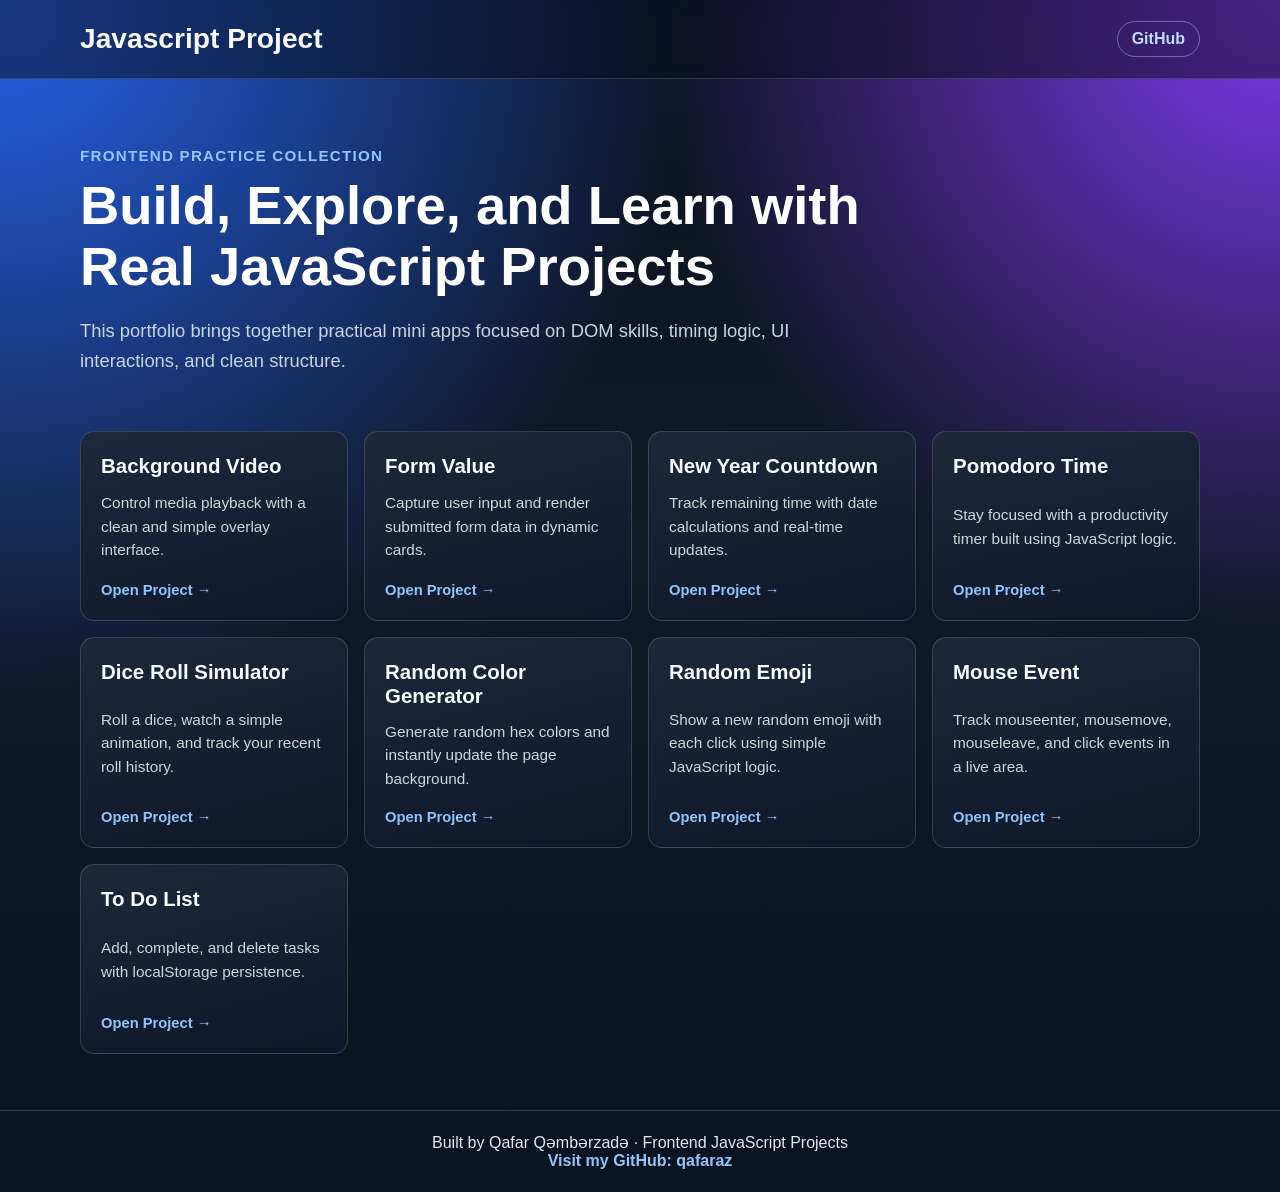
<file: index.html>
<!DOCTYPE html>
<html lang="en">

<head>
    <meta charset="UTF-8">
    <meta name="viewport" content="width=device-width, initial-scale=1.0">
    <meta name="keywords" content="javascript projects, frontend mini projects, vanilla javascript, qafaraz">
    <meta name="author" content="Qafar Qəmbərzadə">
    <title>Javascript Projects | Qafar Qəmbərzadə</title>
    <meta name="description" content="A collection of practical Vanilla JavaScript mini projects by Qafar Qəmbərzadə.">
    <link rel="stylesheet" href="style.css">
</head>

<body>
    <header class="site-header">
        <div class="container">
            <h1>Javascript Project</h1>
            <a href="https://github.com/qafaraz/Javascript-Projects" target="_blank" rel="noopener noreferrer"
                class="github-link">GitHub</a>
        </div>
    </header>
    <main>
        <section class="hero container">
            <p class="eyebrow">Frontend Practice Collection</p>
            <h2>Build, Explore, and Learn with Real JavaScript Projects</h2>
            <p class="subtitle">
                This portfolio brings together practical mini apps focused on DOM skills,
                timing logic, UI interactions, and clean structure.
            </p>
        </section>
        <section id="projects" class="projects container">
            <a href="./backgroundVideo/index.html" class="project-card">
                <h3>Background Video</h3>
                <p>Control media playback with a clean and simple overlay interface.</p>
                <span>Open Project →</span>
            </a>
            <a href="./formValue/index.html" class="project-card">
                <h3>Form Value</h3>
                <p>Capture user input and render submitted form data in dynamic cards.</p>
                <span>Open Project →</span>
            </a>
            <a href="./newYearCountdown/index.html" class="project-card">
                <h3>New Year Countdown</h3>
                <p>Track remaining time with date calculations and real-time updates.</p>
                <span>Open Project →</span>
            </a>
            <a href="./pomodoroTime/index.html" class="project-card">
                <h3>Pomodoro Time</h3>
                <p>Stay focused with a productivity timer built using JavaScript logic.</p>
                <span>Open Project →</span>
            </a>
            <a href="./diceRollSimulator/index.html" class="project-card">
                <h3>Dice Roll Simulator</h3>
                <p>Roll a dice, watch a simple animation, and track your recent roll history.</p>
                <span>Open Project →</span>
            </a>
            <a href="./randomColorGenerator/index.html" class="project-card">
                <h3>Random Color Generator</h3>
                <p>Generate random hex colors and instantly update the page background.</p>
                <span>Open Project →</span>
            </a>
            <a href="./randomEmoji/index.html" class="project-card">
                <h3>Random Emoji</h3>
                <p>Show a new random emoji with each click using simple JavaScript logic.</p>
                <span>Open Project →</span>
            </a>
            <a href="./mouseEvent/index.html" class="project-card">
                <h3>Mouse Event</h3>
                <p>Track mouseenter, mousemove, mouseleave, and click events in a live area.</p>
                <span>Open Project →</span>
            </a>
            <a href="./toDoList/index.html" class="project-card">
                <h3>To Do List</h3>
                <p>Add, complete, and delete tasks with localStorage persistence.</p>
                <span>Open Project →</span>
            </a>
        </section>
    </main>
    <footer>
        <p>Built by Qafar Qəmbərzadə · Frontend JavaScript Projects</p>
        <a href="https://github.com/qafaraz" target="_blank" rel="noopener noreferrer">
            Visit my GitHub: qafaraz
        </a>
    </footer>
</body>

</html>
</file>
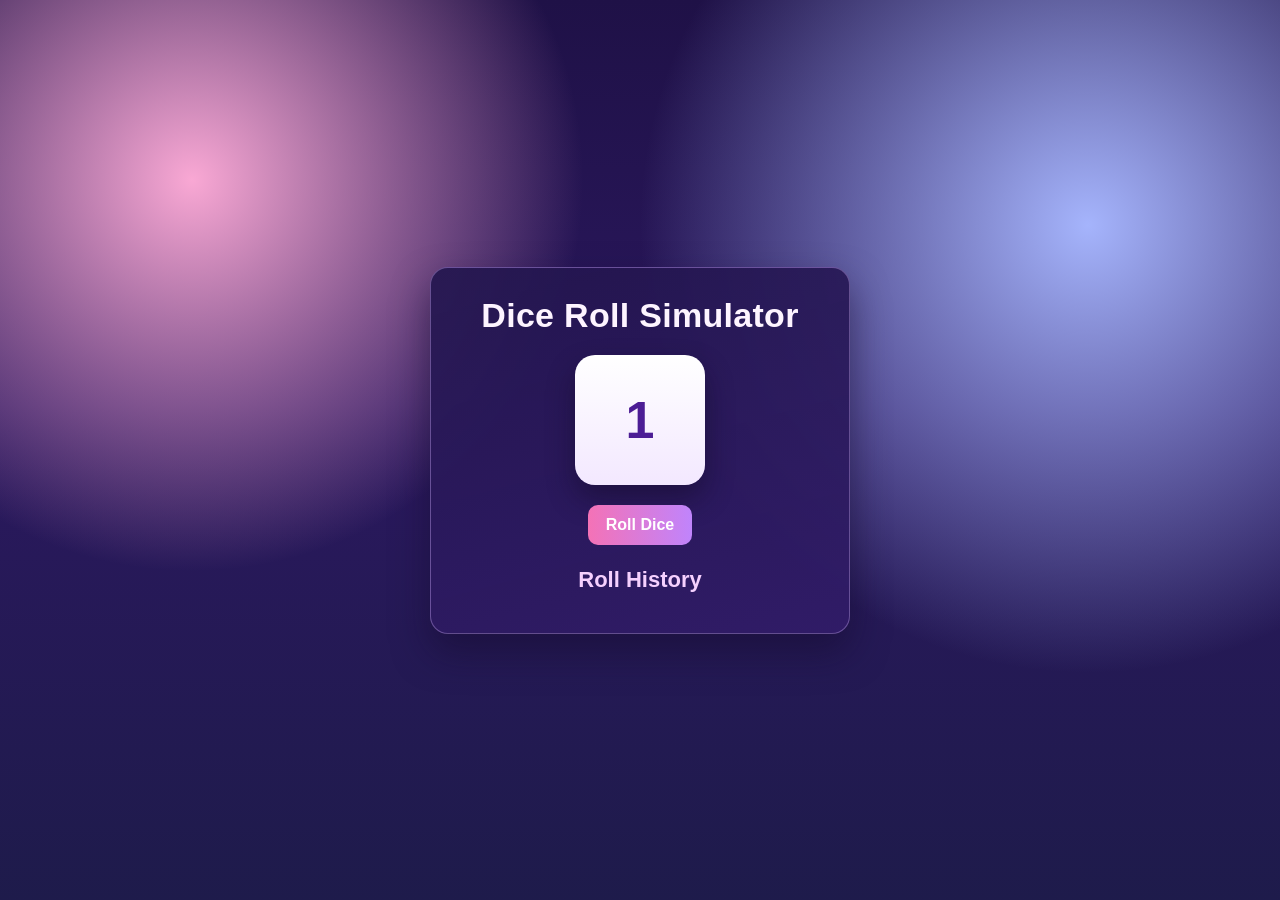
<file: diceRollSimulator/index.html>
<!DOCTYPE html>
<html lang="en">

<head>
    <meta charset="UTF-8">
    <meta name="viewport" content="width=device-width, initial-scale=1.0">
    <meta name="description"
        content="Dice Roll Simulator with random number generation, simple animation, and roll history.">
    <meta name="keywords" content="dice roll simulator, random number, javascript game, vanilla javascript">
    <meta name="author" content="Qafar Qəmbərzadə">
    <title>Dice Roll Simulator | Javascript Project</title>
    <link rel="stylesheet" href="style.css">
</head>

<body>
    <main>
        <section class="dice-app">
            <h1>Dice Roll Simulator</h1>
            <div id="dice" class="dice">
                <span id="diceNumber">1</span>
            </div>
            <button id="rollBtn">Roll Dice</button>
            <h2>Roll History</h2>
            <ul id="history"></ul>
        </section>
    </main>
    <script src="app.js"></script>
</body>

</html>
</file>
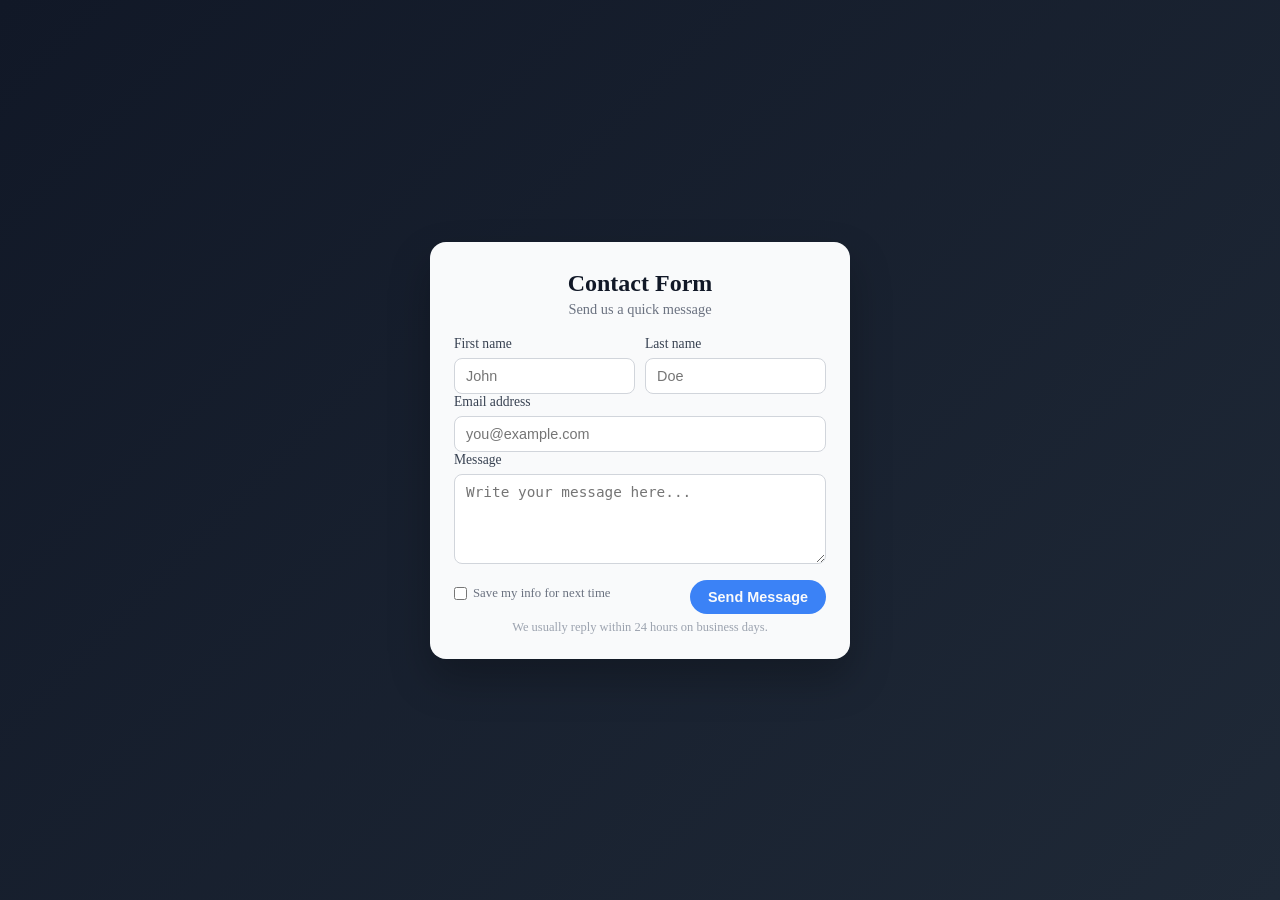
<file: formValue/index.html>
<!DOCTYPE html>
<html lang="en">

<head>
    <meta charset="UTF-8">
    <meta name="viewport" content="width=device-width, initial-scale=1.0">
    <meta name="description" content="Contact form project that captures and displays submitted values dynamically.">
    <meta name="keywords" content="contact form, form values, dom manipulation, javascript project">
    <meta name="author" content="Qafar Qəmbərzadə">
    <title>Form Value | Javascript Project</title>
    <link rel="stylesheet" href="style.css">
</head>

<body>
    <main class="form-wrapper">
        <div class="form-header">
            <h1>Contact Form</h1>
            <p>Send us a quick message</p>
        </div>
        <form>
            <div class="row">
                <div class="form-group">
                    <label for="firstName">First name</label>
                    <input type="text" id="firstName" placeholder="John" autocomplete="off" required />
                </div>
                <div class="form-group">
                    <label for="lastName">Last name</label>
                    <input type="text" id="lastName" placeholder="Doe" autocomplete="off" required />
                </div>
            </div>
            <div class="form-group">
                <label for="email">Email address</label>
                <input type="email" id="email" placeholder="you@example.com" autocomplete="off" required />
            </div>
            <div class="form-group">
                <label for="message">Message</label>
                <textarea id="message" placeholder="Write your message here..." required></textarea>
            </div>
            <div class="form-footer">
                <label class="remember">
                    <input type="checkbox" required />
                    Save my info for next time
                </label>
                <button type="submit" class="btn-submit">Send
                    Message
                </button>
            </div>
            <p class="helper-text">
                We usually reply within 24 hours on business days.
            </p>
        </form>
        <div id="data"></div>
    </main>
    <script src="app.js"></script>
</body>

</html>
</file>
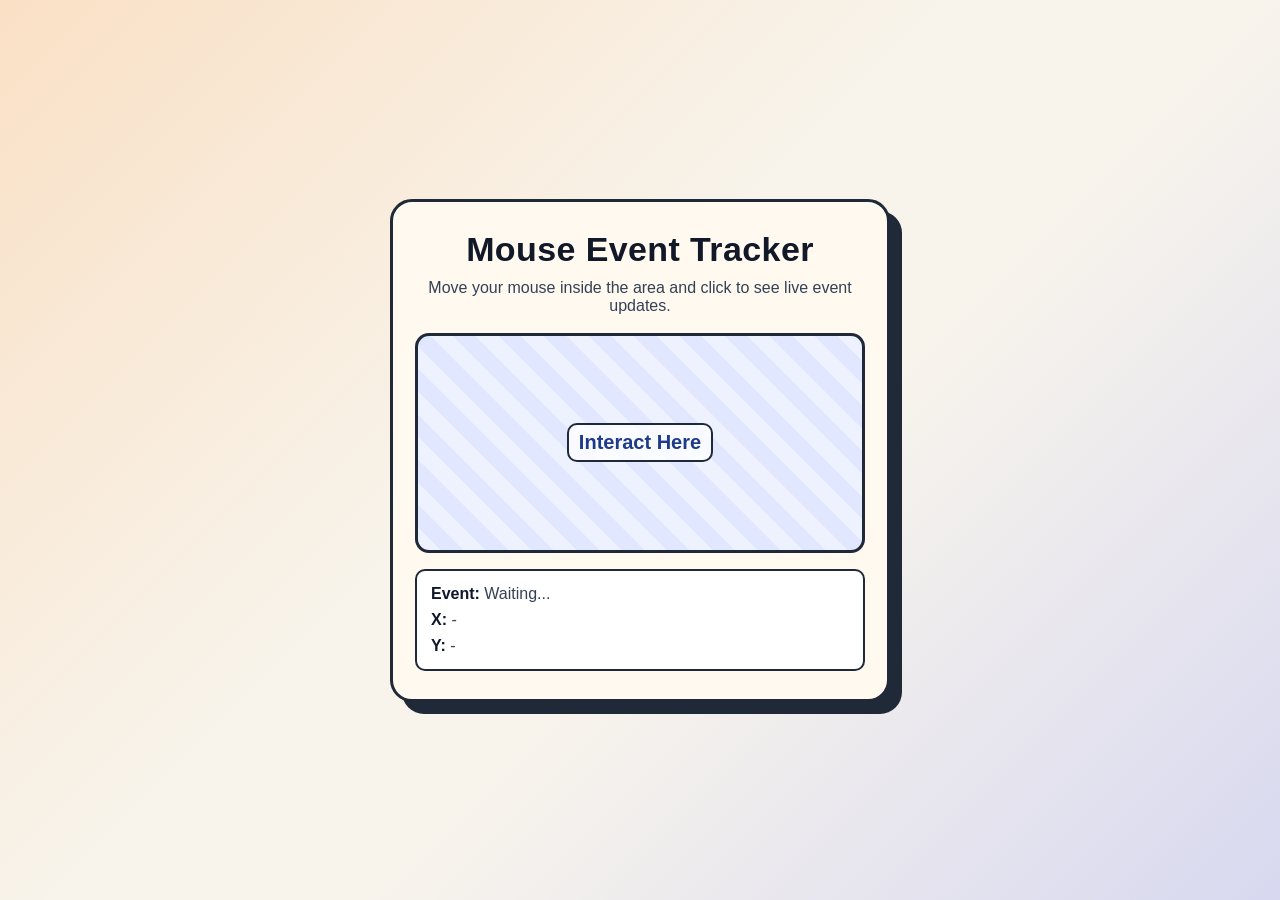
<file: mouseEvent/index.html>
<!DOCTYPE html>
<html lang="en">
    <head>
        <meta charset="UTF-8">
        <meta name="viewport" content="width=device-width, initial-scale=1.0">
        <meta name="description" content="Mouse Event project to practice hover, click, and pointer position tracking in JavaScript.">
        <meta name="keywords" content="mouse event, pointer tracking, dom events, javascript mini project">
        <meta name="author" content="Qafar Qəmbərzadə">
        <title>Mouse Event | Javascript Project</title>
        <link rel="stylesheet" href="style.css">
    </head>
    <body>
        <main>
            <section class="mouse-app">
                <h1>Mouse Event Tracker</h1>
                <p>Move your mouse inside the area and click to see live event updates.</p>
                <div id="eventArea" class="event-area">
                    <span>Interact Here</span>
                </div>
                <div class="stats">
                    <p><strong>Event:</strong> <span id="eventType">Waiting...</span></p>
                    <p><strong>X:</strong> <span id="xPos">-</span></p>
                    <p><strong>Y:</strong> <span id="yPos">-</span></p>
                </div>
            </section>
        </main>
        <script src="app.js"></script>
    </body>
</html>
</file>
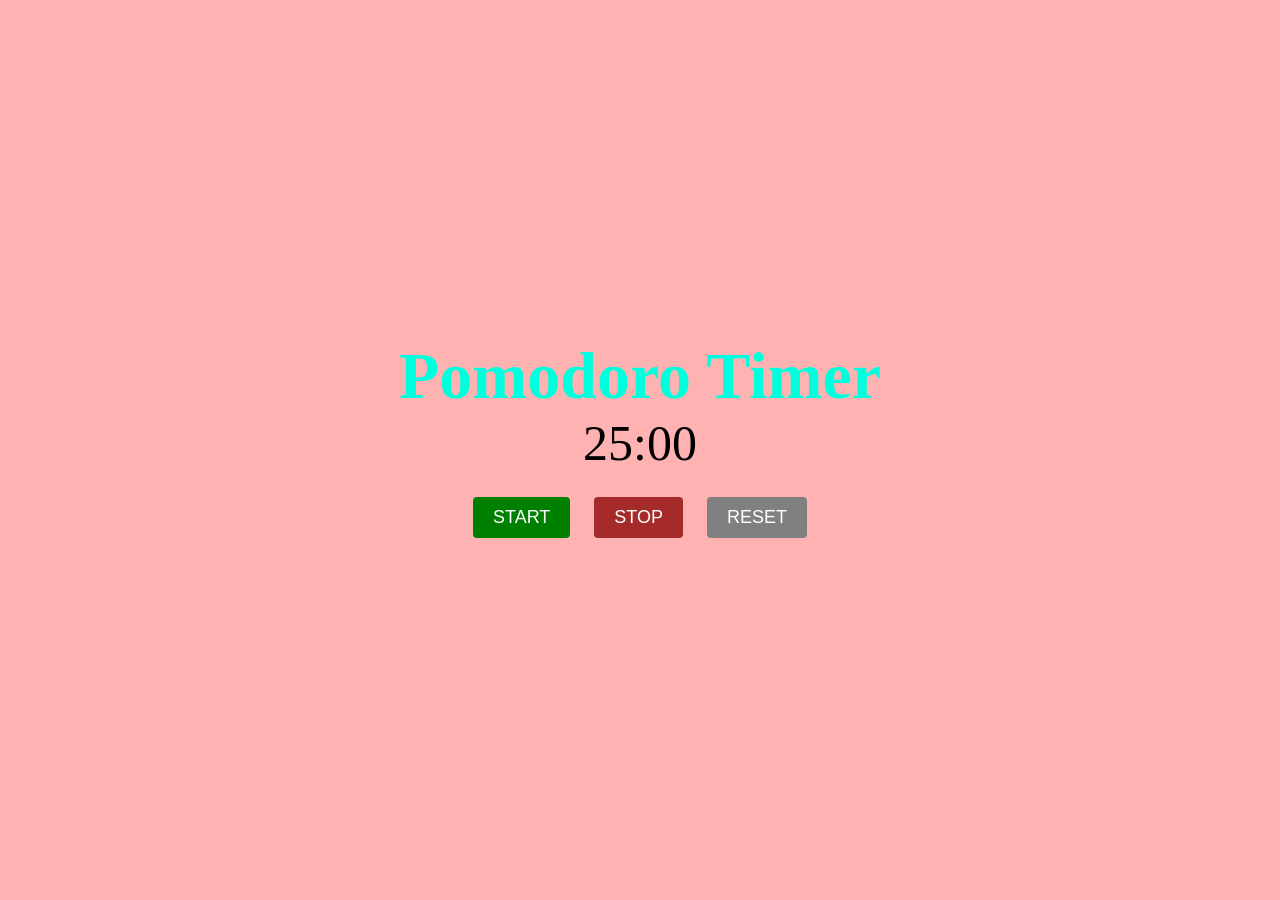
<file: pomodoroTime/index.html>
<!DOCTYPE html>
<html lang="en">
    <head>
        <meta charset="UTF-8">
        <meta name="viewport" content="width=device-width, initial-scale=1.0">
        <meta name="description" content="Simple Pomodoro timer project with start, stop, and reset controls in JavaScript.">
        <meta name="keywords" content="pomodoro timer, productivity timer, javascript timer, vanilla javascript">
        <meta name="author" content="Qafar Qəmbərzadə">
        <title>Pomodoro Timer | Javascript Project</title>
        <link rel="stylesheet" href="style.css">
    </head>
    <body>
        <main>
            <section>
                <h1>
                    Pomodoro Timer
                </h1>
                <div class="time">
                </div>
                <div class="btn">
                    <button id="start">
                        Start
                    </button>
                    <button id="stop">
                        Stop
                    </button>
                    <button id="reset">
                        Reset
                    </button>
                </div>
            </section>
        </main>
        <script src="app.js"></script>
    </body>
</html>
</file>
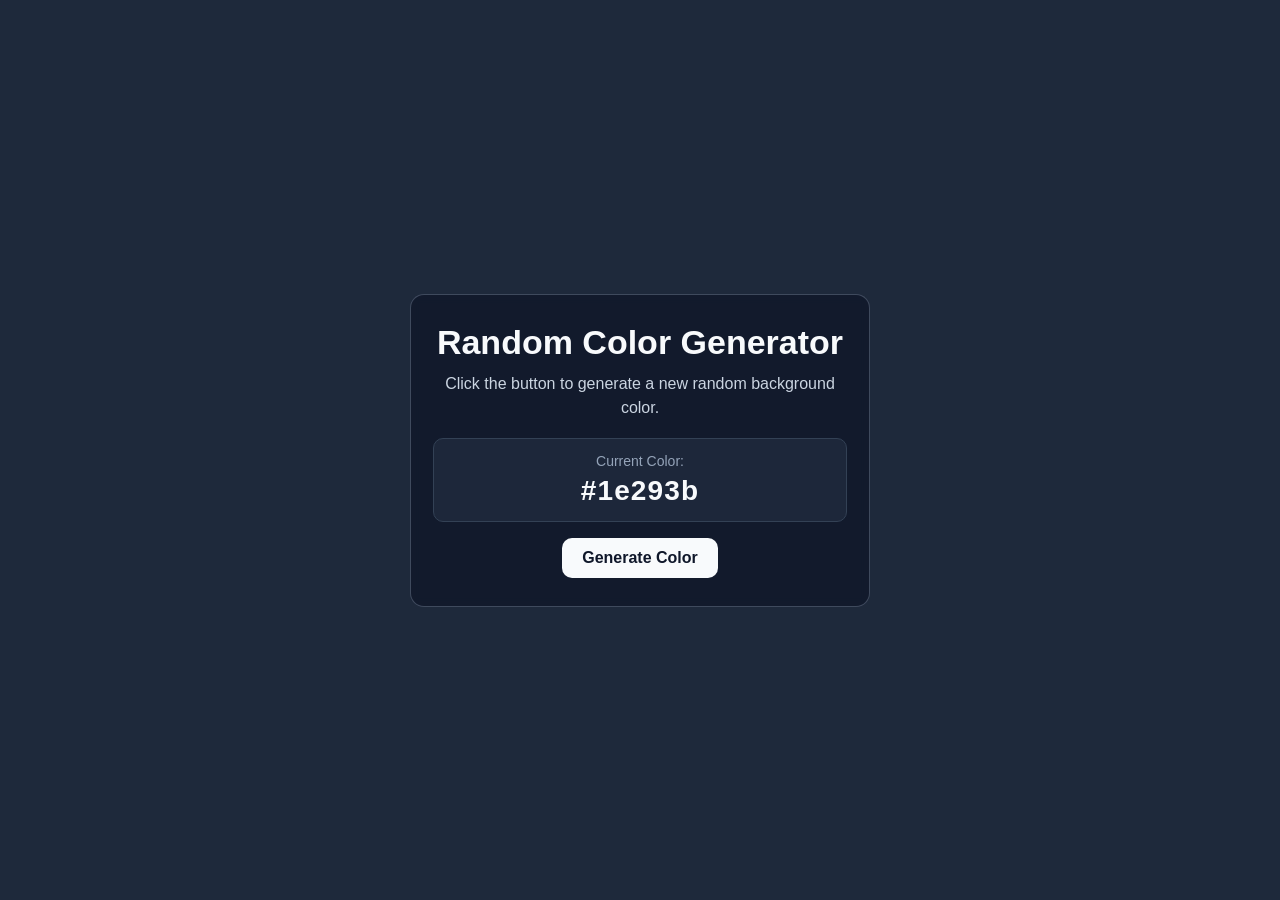
<file: randomColorGenerator/index.html>
<!DOCTYPE html>
<html lang="en">

<head>
    <meta charset="UTF-8">
    <meta name="viewport" content="width=device-width, initial-scale=1.0">
    <meta name="description" content="Random Color Generator project with live background updates and hex color codes.">
    <meta name="keywords" content="random color generator, hex color, javascript project, vanilla javascript">
    <meta name="author" content="Qafar Qəmbərzadə">
    <title>Random Color Generator | Javascript Project</title>
    <link rel="stylesheet" href="style.css">
</head>

<body>
    <main>
        <section class="color-app">
            <h1>Random Color Generator</h1>
            <p>Click the button to generate a new random background color.</p>
            <div class="color-box">
                <span>Current Color:</span>
                <strong id="colorCode">#1e293b</strong>
            </div>
            <button id="generateBtn">Generate Color</button>
        </section>
    </main>
    <script src="app.js"></script>
</body>

</html>
</file>
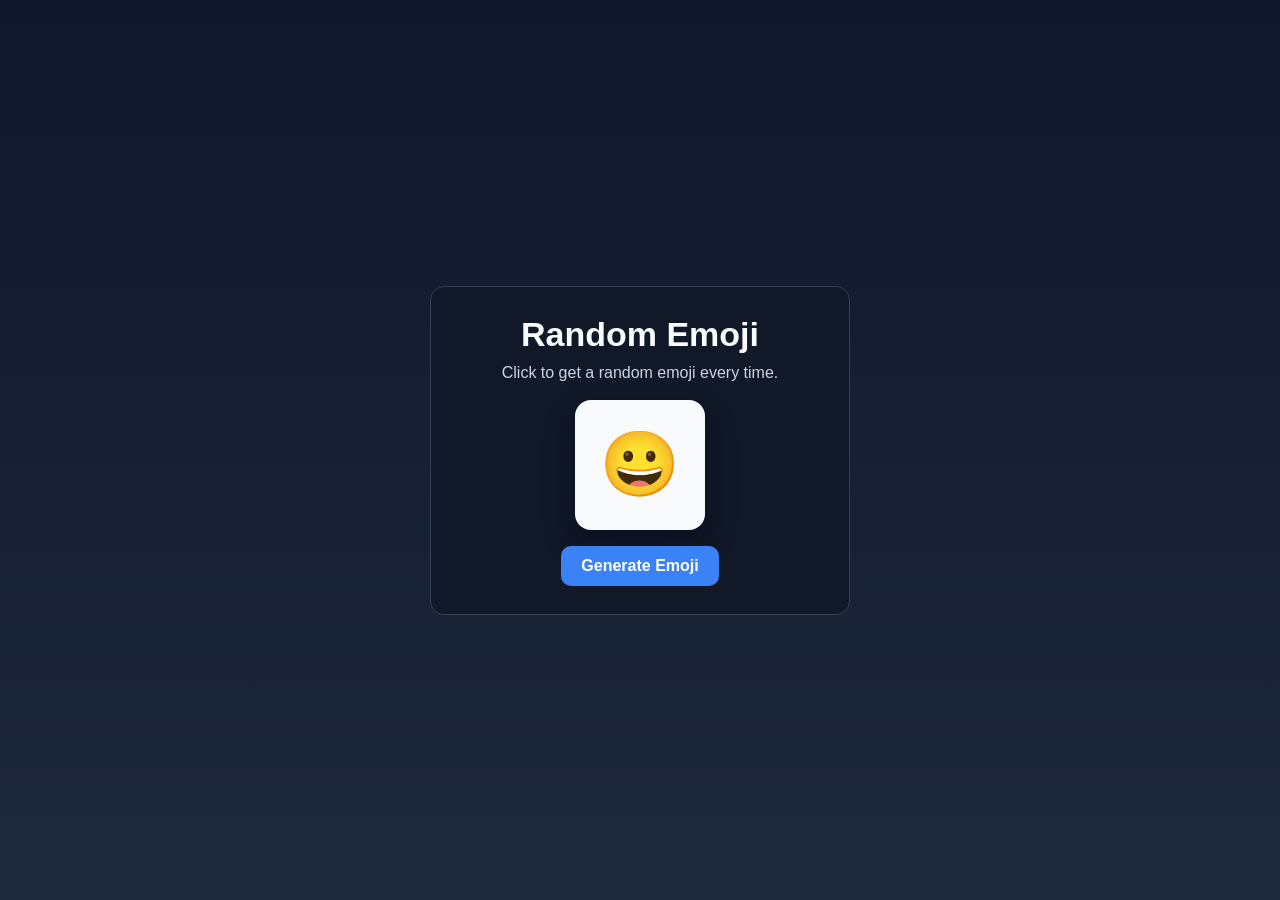
<file: randomEmoji/index.html>
<!DOCTYPE html>
<html lang="en">
    <head>
        <meta charset="UTF-8">
        <meta name="viewport" content="width=device-width, initial-scale=1.0">
        <meta name="description" content="Random Emoji project that displays a new emoji on each click with Vanilla JavaScript.">
        <meta name="keywords" content="random emoji, emoji generator, javascript mini project, vanilla javascript">
        <meta name="author" content="Qafar Qəmbərzadə">
        <title>Random Emoji | Javascript Project</title>
        <link rel="stylesheet" href="style.css">
    </head>
    <body>
        <main>
            <section class="emoji-app">
                <h1>Random Emoji</h1>
                <p>Click to get a random emoji every time.</p>
                <div class="emoji-box" id="emojiBox">😀</div>
                <button id="emojiBtn">Generate Emoji</button>
            </section>
        </main>
        <script src="app.js"></script>
    </body>
</html>
</file>
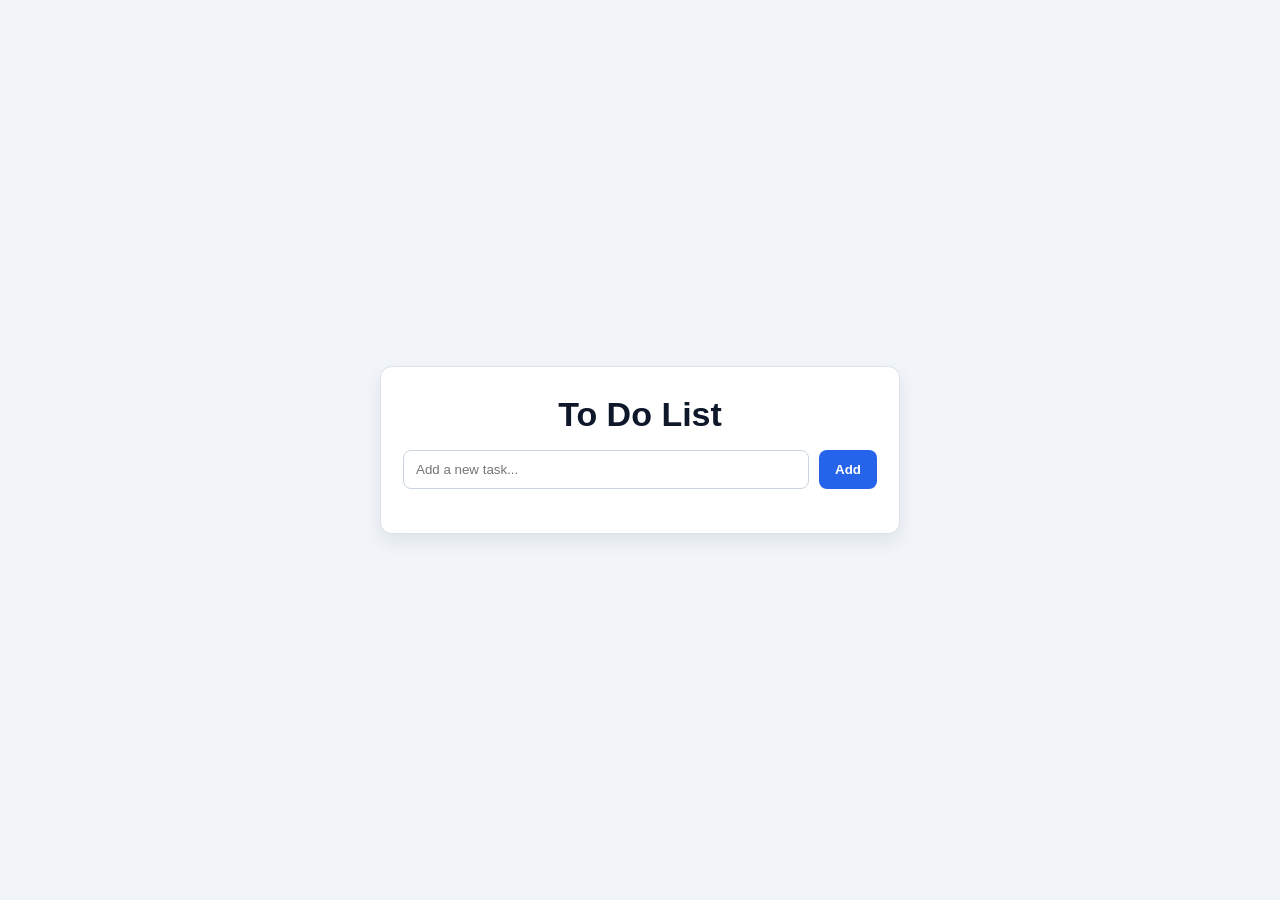
<file: toDoList/index.html>
<!DOCTYPE html>
<html lang="en">
    <head>
        <meta charset="UTF-8">
        <meta name="viewport" content="width=device-width, initial-scale=1.0">
        <meta name="description" content="To Do List project with add, complete, delete, and localStorage support.">
        <meta name="keywords" content="to do list, task manager, localStorage, javascript mini project">
        <meta name="author" content="Qafar Qəmbərzadə">
        <title>To Do List | Javascript Project</title>
        <link rel="stylesheet" href="style.css">
    </head>
    <body>
        <main>
            <section class="todo-app">
                <h1>To Do List</h1>
                <form id="todoForm" class="todo-form">
                    <input id="todoInput" type="text" placeholder="Add a new task..." autocomplete="off" required>
                    <button type="submit">Add</button>
                </form>
                <ul id="todoList"></ul>
            </section>
        </main>
        <script src="app.js"></script>
    </body>
</html>
</file>
<file: style.css>
* {
    margin: 0;
    padding: 0;
    box-sizing: border-box;
}

body {
    min-height: 100vh;
    display: flex;
    flex-direction: column;
    font-family: "Segoe UI", Tahoma, Geneva, Verdana, sans-serif;
    background:
        radial-gradient(circle at top left, #2563eb 0%, transparent 40%),
        radial-gradient(circle at top right, #7c3aed 0%, transparent 36%),
        linear-gradient(180deg, #0b1220, #111827 46%, #0b1220);
    color: #e5e7eb;
}

.container {
    width: min(1120px, 92vw);
    margin: 0 auto;
}

.site-header {
    border-bottom: 1px solid rgba(148, 163, 184, 0.25);
    backdrop-filter: blur(8px);
    background: rgba(8, 13, 26, 0.5);
}

.site-header .container {
    min-height: 78px;
    display: flex;
    align-items: center;
    justify-content: space-between;
}

.site-header h1 {
    font-size: clamp(1.7rem, 2.2vw, 2.2rem);
    color: #f9fafb;
}

.github-link {
    text-decoration: none;
    color: #bfdbfe;
    font-weight: 600;
    border: 1px solid rgba(191, 219, 254, 0.4);
    border-radius: 999px;
    padding: 8px 14px;
    transition: all 0.2s ease;
}

.github-link:hover {
    background: rgba(59, 130, 246, 0.2);
    border-color: rgba(191, 219, 254, 0.7);
    color: #eff6ff;
}

main {
    flex: 1;
}

.hero {
    padding: 68px 0 36px;
}

.eyebrow {
    color: #93c5fd;
    font-size: 0.95rem;
    margin-bottom: 12px;
    letter-spacing: 0.08em;
    text-transform: uppercase;
    font-weight: 700;
}

.hero h2 {
    font-size: clamp(2rem, 4.4vw, 3.4rem);
    line-height: 1.12;
    max-width: 900px;
    color: #ffffff;
}

.subtitle {
    margin-top: 18px;
    font-size: clamp(1rem, 2vw, 1.15rem);
    line-height: 1.65;
    max-width: 760px;
    color: #cbd5e1;
}

.primary-btn {
    margin-top: 30px;
    display: inline-flex;
    text-decoration: none;
    color: #0b1220;
    background: linear-gradient(90deg, #93c5fd, #60a5fa);
    padding: 13px 20px;
    border-radius: 10px;
    font-weight: 700;
    transition: transform 0.2s ease, box-shadow 0.2s ease;
}

.primary-btn:hover {
    transform: translateY(-2px);
    box-shadow: 0 10px 24px rgba(96, 165, 250, 0.35);
}

.projects {
    display: grid;
    grid-template-columns: repeat(auto-fit, minmax(250px, 1fr));
    gap: 16px;
    padding: 18px 0 56px;
}

.project-card {
    background: linear-gradient(165deg, rgba(30, 41, 59, 0.95), rgba(15, 23, 42, 0.92));
    border: 1px solid rgba(148, 163, 184, 0.26);
    border-radius: 14px;
    padding: 22px 20px;
    text-decoration: none;
    color: #f8fafc;
    transition: transform 0.2s ease, border-color 0.2s ease, box-shadow 0.2s ease;
    min-height: 190px;
    display: flex;
    flex-direction: column;
    justify-content: space-between;
}

.project-card:hover {
    transform: translateY(-6px);
    border-color: rgba(96, 165, 250, 0.9);
    box-shadow: 0 14px 30px rgba(2, 6, 23, 0.45);
}

.project-card h3 {
    margin-bottom: 12px;
    font-size: 1.28rem;
}

.project-card p {
    color: #d1d5db;
    line-height: 1.55;
    font-size: 0.96rem;
}

.project-card span {
    margin-top: 18px;
    color: #93c5fd;
    font-weight: 700;
    font-size: 0.92rem;
}

footer {
    text-align: center;
    border-top: 1px solid rgba(148, 163, 184, 0.25);
    padding: 22px 16px;
}

footer a {
    color: #93c5fd;
    text-decoration: none;
    font-weight: 600;
}

footer a:hover {
    text-decoration: underline;
}

@media (max-width: 640px) {
    .hero {
        padding-top: 44px;
    }

    .site-header .container {
        min-height: 70px;
    }
}
</file>
<file: diceRollSimulator/style.css>
* {
    margin: 0;
    padding: 0;
    box-sizing: border-box;
}

body {
    min-height: 100vh;
    display: flex;
    justify-content: center;
    align-items: center;
    background:
        radial-gradient(circle at 15% 20%, #f9a8d4 0%, transparent 30%),
        radial-gradient(circle at 85% 25%, #a5b4fc 0%, transparent 35%),
        linear-gradient(180deg, #1f1147, #2b185f 45%, #1e1b4b);
    font-family: Arial, Helvetica, sans-serif;
    color: #f8f7ff;
}

main {
    width: 100%;
    padding: 20px;
}

.dice-app {
    max-width: 420px;
    margin: 0 auto;
    background: linear-gradient(165deg, rgba(35, 22, 78, 0.92), rgba(49, 28, 104, 0.94));
    border: 1px solid rgba(216, 180, 254, 0.35);
    border-radius: 18px;
    padding: 28px 22px;
    text-align: center;
    box-shadow: 0 18px 36px rgba(20, 9, 43, 0.5);
}

h1 {
    font-size: 34px;
    margin-bottom: 20px;
    color: #fdf4ff;
    letter-spacing: 0.3px;
}

.dice {
    width: 130px;
    height: 130px;
    margin: 0 auto 20px;
    background: linear-gradient(180deg, #ffffff, #f3e8ff);
    color: #4c1d95;
    border-radius: 20px;
    display: flex;
    justify-content: center;
    align-items: center;
    font-size: 52px;
    font-weight: 700;
    box-shadow: 0 14px 28px rgba(17, 9, 34, 0.45);
}

.dice.roll {
    animation: spin 0.45s ease;
}

button {
    border: none;
    padding: 11px 18px;
    border-radius: 10px;
    background: linear-gradient(90deg, #f472b6, #c084fc);
    color: white;
    font-size: 16px;
    font-weight: 600;
    cursor: pointer;
    transition: all 0.2s ease;
}

button:hover {
    background: linear-gradient(90deg, #ec4899, #a855f7);
    transform: translateY(-1px);
}

h2 {
    margin-top: 22px;
    margin-bottom: 12px;
    font-size: 22px;
    color: #f5d0fe;
}

ul {
    list-style: none;
    display: flex;
    flex-direction: column;
    gap: 8px;
    max-height: 245px;
    overflow-y: auto;
    padding-right: 4px;
}

li {
    min-height: 41px;
    display: flex;
    align-items: center;
    background: rgba(91, 33, 182, 0.3);
    border: 1px solid rgba(216, 180, 254, 0.35);
    border-radius: 10px;
    padding: 9px 12px;
    text-align: left;
    color: #f3e8ff;
}

ul::-webkit-scrollbar {
    width: 8px;
}

ul::-webkit-scrollbar-track {
    background: rgba(30, 20, 66, 0.55);
    border-radius: 999px;
}

ul::-webkit-scrollbar-thumb {
    background: rgba(232, 121, 249, 0.8);
    border-radius: 999px;
}

@keyframes spin {
    0% {
        transform: rotate(0deg) scale(1);
    }
    50% {
        transform: rotate(15deg) scale(1.06);
    }
    100% {
        transform: rotate(0deg) scale(1);
    }
}
</file>
<file: formValue/style.css>
* {
    box-sizing: border-box;
    margin: 0;
    padding: 0;
}

body {
    min-height: 100vh;
    display: flex;
    justify-content: center;
    align-items: center;
    background: linear-gradient(135deg, #111827, #1f2937);
}

.form-wrapper {
    width: 100%;
    max-width: 420px;
    background: #f9fafb;
    border-radius: 16px;
    padding: 28px 24px 24px;
    box-shadow: 0 20px 40px rgba(0, 0, 0, 0.25);
}

.form-header {
    margin-bottom: 18px;
    text-align: center;
}

.form-header h1 {
    font-size: 1.5rem;
    font-weight: 700;
    color: #111827;
    margin-bottom: 4px;
}

.form-header p {
    font-size: 0.9rem;
    color: #6b7280;
}


label {
    display: block;
    font-size: 0.85rem;
    font-weight: 500;
    color: #374151;
    margin-bottom: 6px;
}

input,
textarea,
select {
    width: 100%;
    padding: 9px 11px;
    border-radius: 8px;
    border: 1px solid #d1d5db;
    font-size: 0.9rem;
    outline: none;
    background: #ffffff;
    transition: all 0.15s ease;
}

input:focus,
textarea:focus,
select:focus {
    border-color: #3b82f6;
    box-shadow: 0 0 0 2px rgba(59, 130, 246, 0.25);
}

textarea {
    min-height: 90px;
    resize: vertical;
}

.row {
    display: flex;
    gap: 10px;
}


.form-footer {
    margin-top: 12px;
    display: flex;
    justify-content: space-between;
    align-items: center;
    gap: 10px;
    flex-wrap: wrap;
}

.remember {
    display: flex;
    align-items: center;
    gap: 6px;
    font-size: 0.8rem;
    color: #6b7280;
}

.remember input {
    width: auto;
    margin: 0;
}

.btn-submit {
    border: none;
    padding: 9px 18px;
    border-radius: 999px;
    font-size: 0.9rem;
    font-weight: 600;
    cursor: pointer;
    background: #3b82f6;
    color: #f9fafb;
    transition: all 0.15s ease;
}

.btn-submit:hover {
    background: #2563eb;
    box-shadow: 0 8px 18px rgba(37, 99, 235, 0.35);
    transform: translateY(-1px);
}

.btn-submit:active {
    transform: translateY(0);
    box-shadow: none;
}

.helper-text {
    margin-top: 6px;
    font-size: 0.78rem;
    color: #9ca3af;
    text-align: center;
}

@media (max-width: 480px) {
    .form-wrapper {
        margin: 0 14px;
        padding: 22px 18px 18px;
    }

    .form-header h1 {
        font-size: 1.25rem;
    }
}
</file>
<file: mouseEvent/style.css>
* {
    margin: 0;
    padding: 0;
    box-sizing: border-box;
}

body {
    min-height: 100vh;
    display: flex;
    justify-content: center;
    align-items: center;
    font-family: "Trebuchet MS", Arial, Helvetica, sans-serif;
    background:
        linear-gradient(135deg, rgba(255, 173, 96, 0.28) 0%, rgba(255, 173, 96, 0) 45%),
        linear-gradient(315deg, rgba(100, 116, 255, 0.22) 0%, rgba(100, 116, 255, 0) 42%),
        #f8f4ec;
    color: #1f2937;
}

main {
    width: 100%;
    padding: 20px;
}

.mouse-app {
    max-width: 500px;
    margin: 0 auto;
    background: #fff9ef;
    border: 3px solid #1f2937;
    border-radius: 22px;
    padding: 28px 22px;
    text-align: center;
    box-shadow: 12px 12px 0 #1f2937;
}

h1 {
    font-size: 34px;
    margin-bottom: 10px;
    color: #111827;
    letter-spacing: 0.4px;
}

p {
    color: #334155;
}

.mouse-app>p {
    margin-bottom: 18px;
}

.event-area {
    height: 220px;
    border-radius: 14px;
    border: 3px solid #1f2937;
    background:
        repeating-linear-gradient(45deg, #eef2ff 0, #eef2ff 16px, #e0e7ff 16px, #e0e7ff 32px);
    display: flex;
    justify-content: center;
    align-items: center;
    margin-bottom: 16px;
    transition: all 0.25s ease;
}

.event-area span {
    font-size: 20px;
    font-weight: 700;
    color: #1e3a8a;
    background: rgba(255, 255, 255, 0.8);
    border: 2px solid #1f2937;
    border-radius: 10px;
    padding: 6px 10px;
}

.event-area.active {
    background:
        repeating-linear-gradient(45deg, #dbeafe 0, #dbeafe 16px, #bfdbfe 16px, #bfdbfe 32px);
    transform: translateY(-2px);
}

.event-area.clicked {
    background:
        repeating-linear-gradient(45deg, #ffedd5 0, #ffedd5 16px, #fed7aa 16px, #fed7aa 32px);
    border-color: #9a3412;
}

.stats {
    text-align: left;
    background-color: #ffffff;
    border: 2px solid #1f2937;
    border-radius: 10px;
    padding: 14px;
    display: grid;
    gap: 8px;
}

.stats strong {
    color: #0f172a;
}
</file>
<file: pomodoroTime/style.css>
* {
    margin: 0;
    padding: 0;
    box-sizing: border-box;
}

main {
    width: 100%;
    height: 100vh;
    background-color: rgb(255, 178, 178);
}

section {
    display: flex;
    justify-content: center;
    align-items: center;
    margin: auto;
    flex-flow: wrap column;
    max-width: 1320px;
    height: 100%;
}

h1 {
    font-size: 66px;
    color: rgb(0, 255, 221);
}

.time {
    font-size: 50px;
}

.btn {
    padding: 15px;
}

.btn button {
    font-size: 18px;
    padding: 10px 20px;
    margin: 10px;
    color: white;
    border: none;
    border-radius: 4px;
    cursor: pointer;
    text-transform: uppercase;
    transition: all 0.3s ease-in-out;
}

#start {
    background-color: green;
}

#stop {
    background-color: brown;
}

#reset {
    background-color: gray;
}
</file>
<file: randomColorGenerator/style.css>
* {
    margin: 0;
    padding: 0;
    box-sizing: border-box;
}

body {
    min-height: 100vh;
    display: flex;
    justify-content: center;
    align-items: center;
    font-family: Arial, Helvetica, sans-serif;
    background-color: #1e293b;
    color: #f8fafc;
    transition: background-color 0.35s ease;
}

main {
    width: 100%;
    padding: 20px;
}

.color-app {
    max-width: 460px;
    margin: 0 auto;
    text-align: center;
    background: rgba(15, 23, 42, 0.8);
    border: 1px solid rgba(148, 163, 184, 0.35);
    border-radius: 14px;
    padding: 28px 22px;
    backdrop-filter: blur(4px);
}

h1 {
    font-size: 34px;
    margin-bottom: 10px;
}

p {
    color: #cbd5e1;
    line-height: 1.5;
    margin-bottom: 18px;
}

.color-box {
    background-color: rgba(30, 41, 59, 0.95);
    border: 1px solid #334155;
    border-radius: 10px;
    padding: 14px;
    margin-bottom: 16px;
}

.color-box span {
    display: block;
    font-size: 14px;
    color: #94a3b8;
}

.color-box strong {
    font-size: 28px;
    margin-top: 6px;
    display: inline-block;
    letter-spacing: 0.04em;
}

button {
    border: none;
    border-radius: 10px;
    padding: 11px 20px;
    font-size: 16px;
    font-weight: 600;
    cursor: pointer;
    color: #0f172a;
    background-color: #f8fafc;
    transition: all 0.2s ease;
}

button:hover {
    transform: translateY(-1px);
}
</file>
<file: randomEmoji/style.css>
* {
    margin: 0;
    padding: 0;
    box-sizing: border-box;
}

body {
    min-height: 100vh;
    display: flex;
    justify-content: center;
    align-items: center;
    font-family: Arial, Helvetica, sans-serif;
    background: linear-gradient(180deg, #0f172a, #1e293b);
    color: #f8fafc;
}

main {
    width: 100%;
    padding: 20px;
}

.emoji-app {
    max-width: 420px;
    margin: 0 auto;
    background-color: #111827;
    border: 1px solid #334155;
    border-radius: 14px;
    padding: 28px 22px;
    text-align: center;
}

h1 {
    font-size: 34px;
    margin-bottom: 10px;
}

p {
    color: #cbd5e1;
    margin-bottom: 18px;
}

.emoji-box {
    width: 130px;
    height: 130px;
    margin: 0 auto 16px;
    border-radius: 16px;
    background-color: #f8fafc;
    color: #0f172a;
    display: flex;
    justify-content: center;
    align-items: center;
    font-size: 64px;
    box-shadow: 0 14px 30px rgba(2, 6, 23, 0.45);
}

button {
    border: none;
    border-radius: 10px;
    padding: 11px 20px;
    font-size: 16px;
    font-weight: 600;
    cursor: pointer;
    color: white;
    background-color: #3b82f6;
    transition: all 0.2s ease;
}

button:hover {
    background-color: #2563eb;
    transform: translateY(-1px);
}
</file>
<file: toDoList/style.css>
* {
    margin: 0;
    padding: 0;
    box-sizing: border-box;
}

body {
    min-height: 100vh;
    display: flex;
    justify-content: center;
    align-items: center;
    font-family: Arial, Helvetica, sans-serif;
    background-color: #f1f5f9;
    color: #0f172a;
}

main {
    width: 100%;
    padding: 20px;
}

.todo-app {
    max-width: 520px;
    margin: 0 auto;
    padding: 28px 22px;
    border-radius: 12px;
    background-color: #ffffff;
    border: 1px solid #dbe2ea;
    box-shadow: 0 8px 18px rgba(15, 23, 42, 0.08);
}

h1 {
    text-align: center;
    margin-bottom: 16px;
    font-size: 34px;
    color: #0f172a;
}

.todo-form {
    display: flex;
    gap: 10px;
    margin-bottom: 16px;
}

.todo-form input {
    flex: 1;
    padding: 11px 12px;
    border-radius: 8px;
    border: 1px solid #cbd5e1;
    background-color: #ffffff;
    color: #0f172a;
    outline: none;
}

.todo-form button {
    border: none;
    border-radius: 8px;
    padding: 11px 16px;
    font-weight: 700;
    cursor: pointer;
    background-color: #2563eb;
    color: #ffffff;
}

.todo-form button:hover {
    background-color: #1d4ed8;
}

#todoList {
    list-style: none;
    display: flex;
    flex-direction: column;
    gap: 10px;
}

.todo-item {
    display: flex;
    align-items: center;
    justify-content: space-between;
    gap: 10px;
    padding: 10px 12px;
    border-radius: 8px;
    border: 1px solid #dbe2ea;
    background-color: #f8fafc;
}

.todo-text {
    flex: 1;
    word-break: break-word;
}

.todo-item.completed .todo-text {
    text-decoration: line-through;
    opacity: 0.55;
    color: #64748b;
}

.todo-actions {
    display: flex;
    gap: 8px;
}

.icon-btn {
    width: 30px;
    height: 30px;
    border: none;
    border-radius: 6px;
    cursor: pointer;
    font-size: 16px;
    font-weight: 700;
}

.complete-btn {
    background-color: #22c55e;
    color: #052e16;
}

.delete-btn {
    background-color: #ef4444;
    color: #fee2e2;
}
</file>
